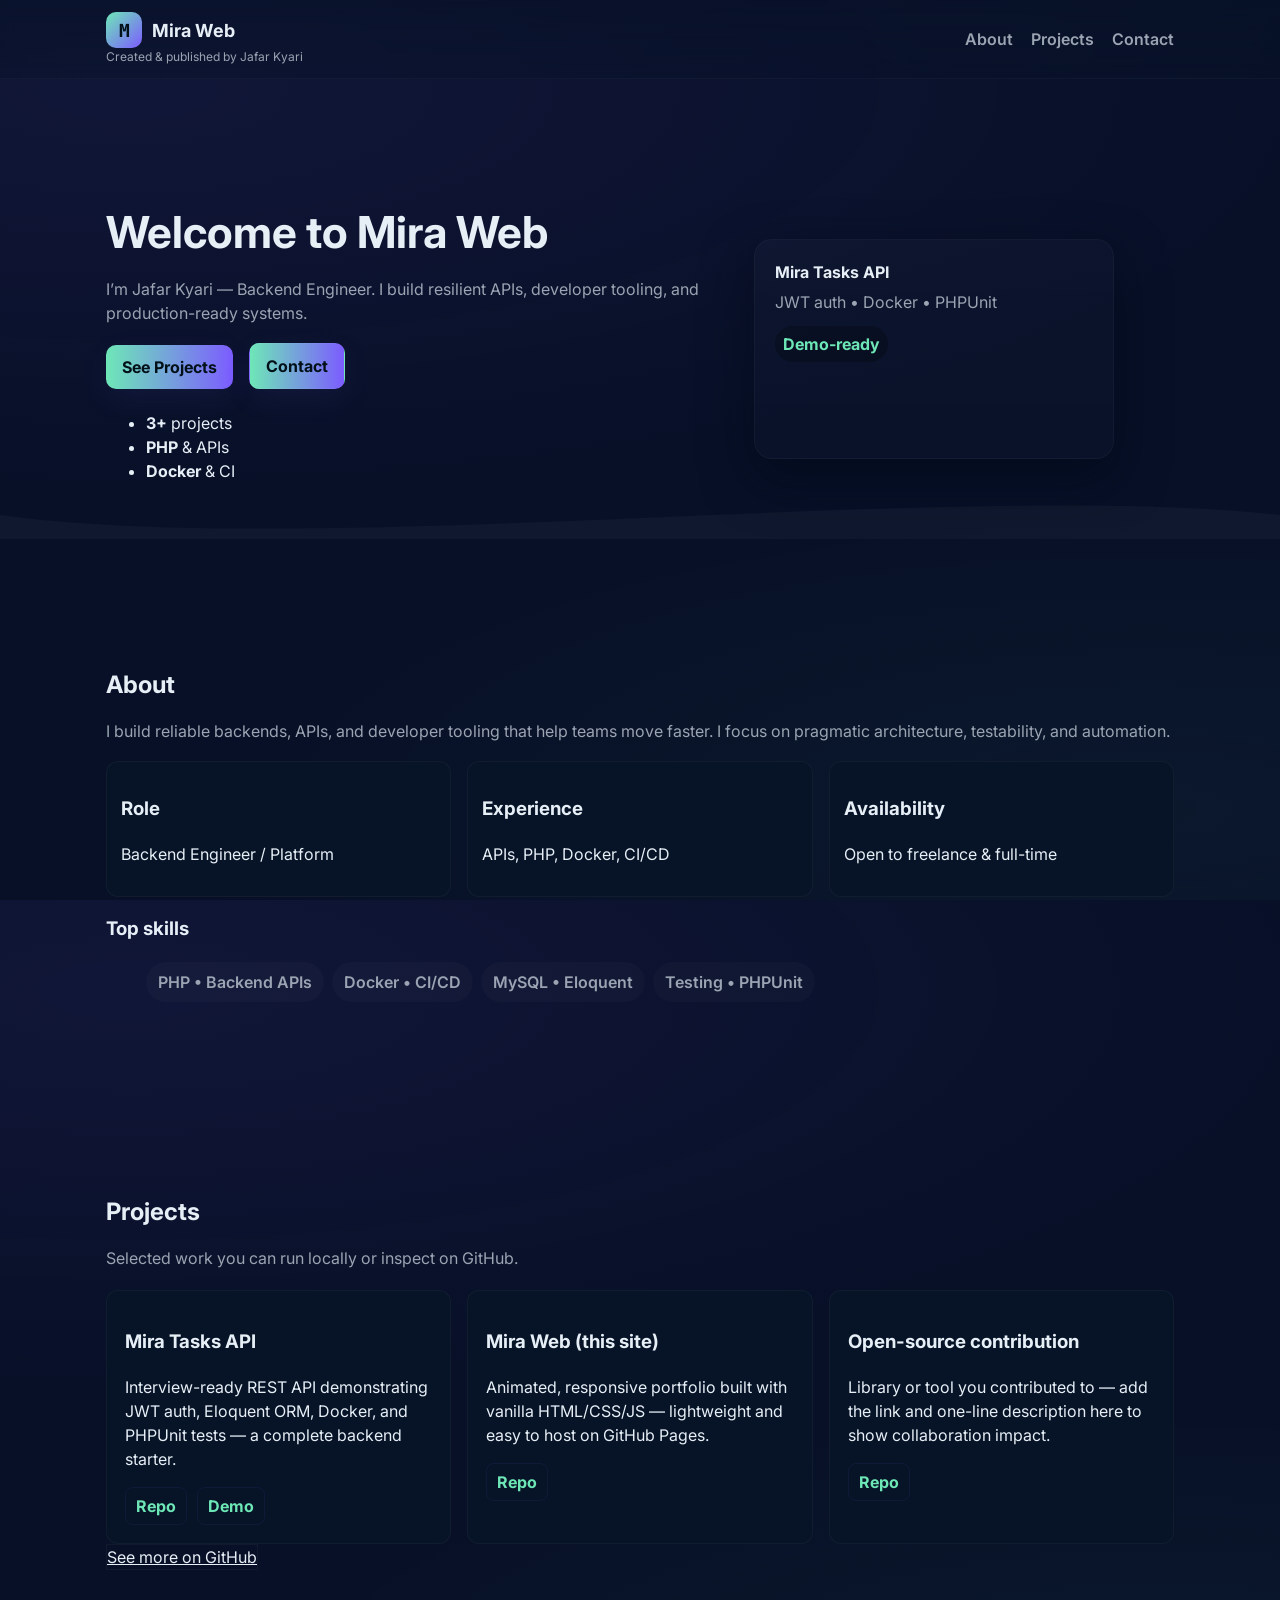
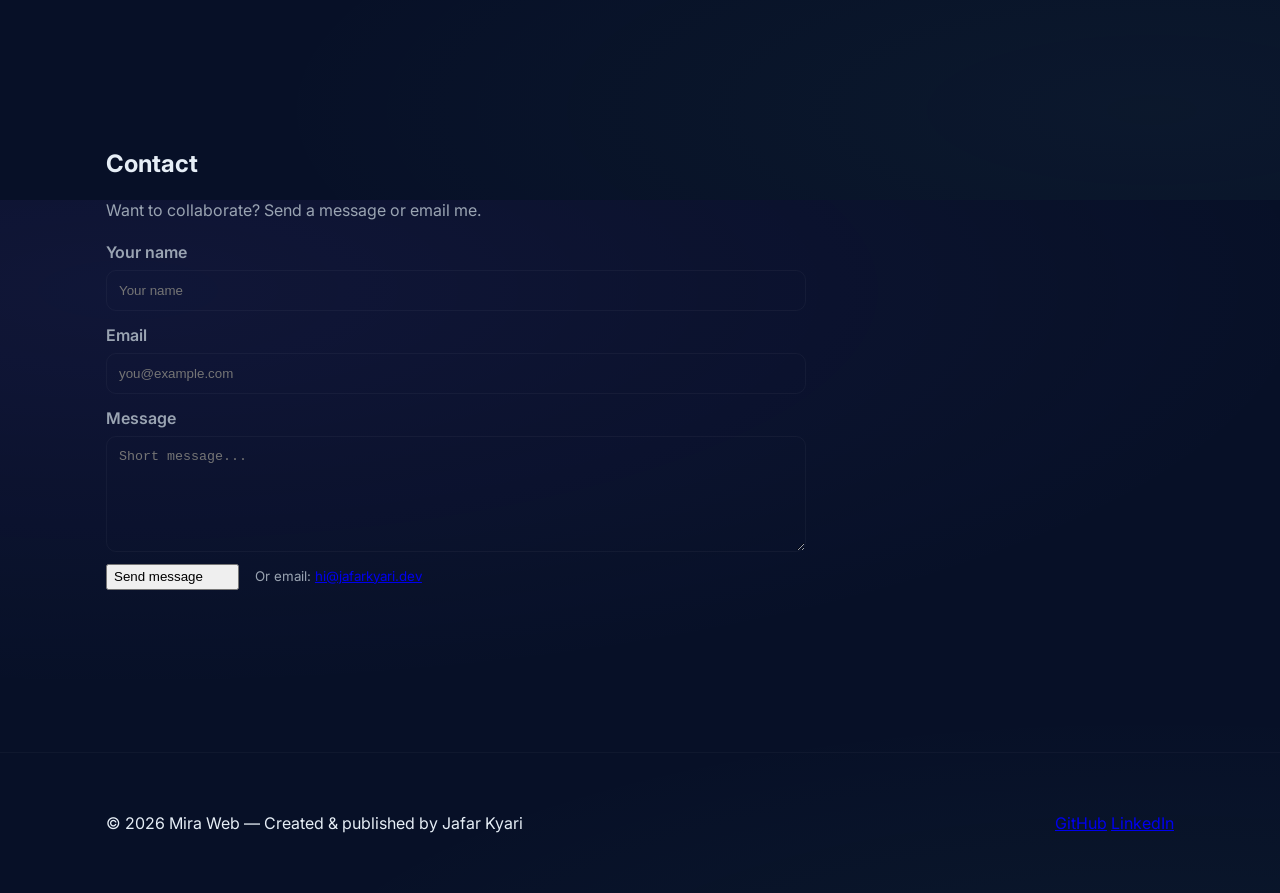
<file: index.html>
<!doctype html>
<html lang="en">
<head>
  <meta charset="utf-8" />
  <meta name="viewport" content="width=device-width,initial-scale=1" />
  <title>Mira Web — Jafar Kyari</title>
  <meta name="description" content="Mira Web — portfolio by Jafar Kyari. About, Projects, Contact. Animated and responsive." />
  <link href="styles.css" rel="stylesheet" />
  <link href="https://fonts.googleapis.com/css2?family=Inter:wght@300;400;600;700&family=JetBrains+Mono:wght@400;600&display=swap" rel="stylesheet">
</head>
<body class="theme-dark">
  <header class="site-header">
    <div class="container header-inner">
      <div class="brand">
        <a href="#hero" class="logo"><span class="logo-mark">M</span>Mira Web</a>
        <span class="tag">Created &amp; published by Jafar Kyari</span>
      </div>
      <nav class="nav" id="nav" aria-label="Primary navigation">
        <a href="#about">About</a>
        <a href="#projects">Projects</a>
        <a href="#contact">Contact</a>
      </nav>
      <button id="nav-toggle" class="nav-toggle" aria-label="Toggle navigation">☰</button>
    </div>
  </header>

  <main>
    <section id="hero" class="hero">
      <div class="container hero-inner">
        <div class="hero-left">
          <h1 class="reveal-up">Welcome to <span class="accent">Mira Web</span></h1>
          <p class="lead reveal-up delay-1">I’m Jafar Kyari — Backend Engineer. I build resilient APIs, developer tooling, and production-ready systems.</p>
          <div class="hero-cta reveal-up delay-2">
            <a href="#projects" class="btn">See Projects</a>
            <a href="#contact" class="btn btn-outline">Contact</a>
          </div>
          <ul class="hero-stats reveal-up delay-3" aria-hidden="true">
            <li><strong id="stat-projects">3+</strong> projects</li>
            <li><strong>PHP</strong> &amp; APIs</li>
            <li><strong>Docker</strong> &amp; CI</li>
          </ul>
        </div>

        <div class="hero-right">
          <div class="device-mockup floating" aria-hidden="true">
            <div class="screen">
              <div class="mock-content">
                <h4>Mira Tasks API</h4>
                <p>JWT auth • Docker • PHPUnit</p>
                <div class="pill">Demo-ready</div>
              </div>
            </div>
            <div class="glow"></div>
          </div>
        </div>
      </div>
      <svg class="wave" viewBox="0 0 1440 80" preserveAspectRatio="none"><path fill="rgba(255,255,255,0.03)" d="M0,32 C360,120 1080,-40 1440,32 L1440,80 L0,80 Z"></path></svg>
    </section>

    <section id="about" class="section about">
      <div class="container">
        <h2 class="reveal-up">About</h2>
        <p id="about-bio" class="muted reveal-up delay-1">
          I build reliable backends, APIs, and developer tooling that help teams move faster. I focus on pragmatic architecture, testability, and automation.
        </p>
        <div class="grid reveal-up delay-2">
          <div class="card small">
            <h3>Role</h3>
            <p>Backend Engineer / Platform</p>
          </div>
          <div class="card small">
            <h3>Experience</h3>
            <p>APIs, PHP, Docker, CI/CD</p>
          </div>
          <div class="card small">
            <h3>Availability</h3>
            <p>Open to freelance &amp; full-time</p>
          </div>
        </div>

        <h3 class="reveal-up delay-3">Top skills</h3>
        <ul class="skills reveal-up delay-4" id="skills-list">
          <li>PHP • Backend APIs</li>
          <li>Docker • CI/CD</li>
          <li>MySQL • Eloquent</li>
          <li>Testing • PHPUnit</li>
        </ul>
      </div>
    </section>

    <section id="projects" class="section projects">
      <div class="container">
        <h2 class="reveal-up">Projects</h2>
        <p class="muted reveal-up delay-1">Selected work you can run locally or inspect on GitHub.</p>

        <div class="projects-grid" id="projects-grid">
          <article class="card project-card reveal-up delay-2">
            <h3>Mira Tasks API</h3>
            <p>Interview-ready REST API demonstrating JWT auth, Eloquent ORM, Docker, and PHPUnit tests — a complete backend starter.</p>
            <div class="card-actions">
              <a href="https://github.com/kyarijafar92-hash/php-tasks-api" target="_blank" rel="noopener">Repo</a>
              <a href="#" target="_blank" rel="noopener">Demo</a>
            </div>
          </article>

          <article class="card project-card reveal-up delay-3">
            <h3>Mira Web (this site)</h3>
            <p>Animated, responsive portfolio built with vanilla HTML/CSS/JS — lightweight and easy to host on GitHub Pages.</p>
            <div class="card-actions">
              <a href="#" target="_blank" rel="noopener">Repo</a>
            </div>
          </article>

          <article class="card project-card reveal-up delay-4">
            <h3>Open-source contribution</h3>
            <p>Library or tool you contributed to — add the link and one-line description here to show collaboration impact.</p>
            <div class="card-actions">
              <a href="#" target="_blank" rel="noopener">Repo</a>
            </div>
          </article>
        </div>

        <div class="centered reveal-up delay-5">
          <a id="more-projects" href="https://github.com/kyarijafar92-hash" class="btn btn-outline" target="_blank">See more on GitHub</a>
        </div>
      </div>
    </section>

    <section id="contact" class="section contact">
      <div class="container">
        <h2 class="reveal-up">Contact</h2>
        <p class="muted reveal-up delay-1">Want to collaborate? Send a message or email me.</p>

        <form id="contact-form" class="contact-form reveal-up delay-2" method="POST" action="https://formspree.io/f/YOUR_FORM_ID">
          <label>
            <span>Your name</span>
            <input type="text" name="name" required placeholder="Your name" />
          </label>
          <label>
            <span>Email</span>
            <input type="email" name="email" required placeholder="you@example.com" />
          </label>
          <label>
            <span>Message</span>
            <textarea name="message" rows="6" required placeholder="Short message..."></textarea>
          </label>
          <div class="form-actions">
            <button id="submit-btn" type="submit" class="btn">
              <span class="btn-text">Send message</span>
              <svg class="btn-check" viewBox="0 0 24 24" aria-hidden="true"><path fill="none" stroke="#021018" stroke-width="3" stroke-linecap="round" stroke-linejoin="round" d="M4 12l5 5L20 7"/></svg>
            </button>
            <small class="muted">Or email: <a href="mailto:hi@jafarkyari.dev" id="contact-email">hi@jafarkyari.dev</a></small>
          </div>
          <p id="form-status" class="form-status" aria-live="polite"></p>
        </form>
      </div>
      <!-- Confetti canvas & success overlay -->
      <canvas id="confetti-canvas" class="confetti-canvas" aria-hidden="true"></canvas>
      <div id="success-overlay" class="success-overlay" aria-hidden="true">
        <div class="success-card">
          <h3>Message sent</h3>
          <p>Thanks — I’ll get back to you shortly.</p>
          <button id="success-close" class="btn btn-outline">Close</button>
        </div>
      </div>
    </section>
  </main>

  <footer class="site-footer">
    <div class="container footer-inner">
      <div>© <span id="footer-year"></span> Mira Web — Created &amp; published by Jafar Kyari</div>
      <div class="social">
        <a id="github-link" href="https://github.com/kyarijafar92-hash" target="_blank" rel="noopener">GitHub</a>
        <a id="linkedin-link" href="https://linkedin.com/in/YOUR_PROFILE" target="_blank" rel="noopener">LinkedIn</a>
      </div>
    </div>
  </footer>

  <script src="script.js"></script>
</body>
</html>
</file>
<file: styles.css>
:root{
  --bg:#071027;
  --panel:#071427;
  --muted:#9aa4b2;
  --accent:#6EE7B7; /* soft teal accent */
  --accent-2:#7C5CFF;
  --text:#E6EEF6;
  --glass: rgba(255,255,255,0.04);
  --radius:14px;
  --max-width:1100px;
  font-family: 'Inter', system-ui, -apple-system, "Segoe UI", Roboto, Arial;
}

*{box-sizing:border-box}
html,body{height:100%}
body{
  margin:0;
  background: radial-gradient(1200px 400px at 10% 10%, rgba(124,92,255,0.08), transparent),
              radial-gradient(900px 300px at 90% 90%, rgba(110,231,183,0.04), transparent),
              var(--bg);
  color:var(--text);
  -webkit-font-smoothing:antialiased;
  -moz-osx-font-smoothing:grayscale;
  line-height:1.5;
}

.container{
  width:calc(100% - 32px);
  max-width:var(--max-width);
  margin:0 auto;
  padding:40px 16px;
}

.site-header{
  position:sticky;top:0;background:linear-gradient(180deg, rgba(7,18,39,0.6), rgba(7,18,39,0.35));
  backdrop-filter: blur(8px);border-bottom:1px solid rgba(255,255,255,0.03);z-index:40;
}
.header-inner{display:flex;align-items:center;justify-content:space-between;padding:12px 16px}
.brand{display:flex;flex-direction:column}
.logo{font-weight:700;color:var(--text);text-decoration:none;font-size:18px;display:flex;align-items:center;gap:10px}
.logo-mark{display:inline-flex;width:36px;height:36px;border-radius:10px;align-items:center;justify-content:center;background:linear-gradient(135deg,var(--accent),var(--accent-2));color:#021018;font-weight:800;font-family:'JetBrains Mono', monospace}
.tag{font-size:12px;color:var(--muted)}

.nav{display:flex;gap:18px}
.nav a{color:var(--muted);text-decoration:none;font-weight:600}
.nav a:hover{color:var(--text)}

.nav-toggle{display:none;background:none;border:0;color:var(--text);font-size:20px;cursor:pointer}

/* Hero */
.hero{padding:80px 0 40px;position:relative;overflow:visible}
.hero-inner{display:grid;grid-template-columns:1fr 420px;gap:28px;align-items:center}
.hero-left h1{font-size:clamp(28px,6vw,44px);margin:0 0 8px}
.lead{color:var(--muted);max-width:680px;margin:12px 0 18px}
.hero-cta .btn{display:inline-block;margin-right:12px;padding:10px 16px;border-radius:10px;background:linear-gradient(90deg,var(--accent),var(--accent-2));color:#021018;text-decoration:none;font-weight:700;box-shadow:0 10px 30px rgba(124,92,255,0.08)}
.btn-outline{background:transparent;border:1px solid rgba(255,255,255,0.04);color:var(--text)}

/* floating device */
.device-mockup{width:360px;height:220px;border-radius:18px;background:linear-gradient(180deg,rgba(255,255,255,0.02),rgba(255,255,255,0.01));position:relative;box-shadow:0 20px 50px rgba(2,8,23,0.6);overflow:hidden;border:1px solid rgba(255,255,255,0.03)}
.device-mockup .screen{padding:20px}
.mock-content h4{margin:0 0 6px}
.mock-content p{margin:0;color:var(--muted)}
.pill{display:inline-block;margin-top:12px;padding:6px 8px;background:rgba(0,0,0,0.25);border-radius:999px;font-weight:700;color:var(--accent)}

.float-keyframes{animation:float 6s ease-in-out infinite}
@keyframes float {
  0%{transform:translateY(0) rotate(-1deg)}
  50%{transform:translateY(-10px) rotate(1deg)}
  100%{transform:translateY(0) rotate(-1deg)}
}
.floating{animation:float 6s ease-in-out infinite}

/* sections */
.section{padding:48px 0}
.section h2{margin:0 0 12px}
.muted{color:var(--muted)}

/* grid & cards */
.grid{display:grid;grid-template-columns:repeat(auto-fit,minmax(220px,1fr));gap:16px;margin-top:18px}
.card{background:var(--panel);padding:18px;border-radius:12px;border:1px solid var(--glass)}
.card.small{padding:14px}
.skills{display:flex;flex-wrap:wrap;gap:8px;margin-top:12px}
.skills li{list-style:none;background:rgba(255,255,255,0.02);padding:8px 12px;border-radius:999px;color:var(--muted);font-weight:600}

/* projects */
.projects-grid{display:grid;grid-template-columns:repeat(auto-fit,minmax(240px,1fr));gap:16px;margin-top:20px}
.project-card{transition:transform 300ms cubic-bezier(.2,.9,.3,1),box-shadow 300ms}
.project-card:hover{transform:translateY(-8px);box-shadow:0 18px 40px rgba(2,8,23,0.6)}
.card-actions{margin-top:12px;display:flex;gap:10px}
.card-actions a{color:var(--accent);text-decoration:none;font-weight:700;background:transparent;border-radius:8px;padding:6px 10px;border:1px solid rgba(124,92,255,0.08)}

/* contact */
.contact-form{max-width:700px;margin-top:18px;display:flex;flex-direction:column;gap:12px}
.contact-form label{display:flex;flex-direction:column;font-weight:600;color:var(--muted);gap:6px}
.contact-form input, .contact-form textarea{
  padding:12px;border-radius:10px;border:1px solid rgba(255,255,255,0.04);background:transparent;color:var(--text)
}
.form-actions{display:flex;align-items:center;gap:16px}
.form-status{color:var(--muted);margin-top:6px}

/* footer */
.site-footer{border-top:1px solid rgba(255,255,255,0.03);padding:18px 0;margin-top:40px}
.footer-inner{display:flex;justify-content:space-between;gap:12px;align-items:center}

/* subtle wave SVG */
.wave{position:relative;display:block;width:100%;height:40px;margin-top:-40px}

/* reveal animations */
.reveal-up{opacity:0;transform:translateY(16px);transition:opacity 600ms ease,transform 600ms cubic-bezier(.2,.9,.3,1)}
.reveal-up.is-visible{opacity:1;transform:none}
.delay-1{transition-delay:120ms}
.delay-2{transition-delay:240ms}
.delay-3{transition-delay:360ms}
.delay-4{transition-delay:480ms}
.delay-5{transition-delay:600ms}

/* responsive */
@media (max-width:1000px){
  .hero-inner{grid-template-columns:1fr 320px}
}
@media (max-width:800px){
  .nav{display:none;flex-direction:column;background:transparent;position:absolute;top:64px;right:16px;padding:12px;border-radius:8px}
  .nav-toggle{display:block}
  .hero-inner{grid-template-columns:1fr}
  .device-mockup{width:100%;height:200px}
  .header-inner{padding:10px 12px}
}

/* (Additions / changes for send-message animation and overlays) */
:root{
  --confetti-colors: #6EE7B7, #7C5CFF, #FFD166, #FF6B6B;
}

/* confetti canvas */
.confetti-canvas{
  position:fixed;
  pointer-events:none;
  left:0;top:0;width:100%;height:100%;z-index:1000;opacity:0;transition:opacity 300ms ease;
}

/* success overlay */
.success-overlay{
  position:fixed;inset:0;display:flex;align-items:center;justify-content:center;
  background:rgba(2,8,23,0.6);backdrop-filter:blur(6px);opacity:0;visibility:hidden;transition:opacity 300ms ease, visibility 0s linear 300ms;
  z-index:1100;
}
.success-overlay.show{opacity:1;visibility:visible;transition:opacity 300ms ease;}
.success-card{background:linear-gradient(180deg, rgba(255,255,255,0.02), rgba(255,255,255,0.01));padding:28px;border-radius:12px;border:1px solid rgba(255,255,255,0.04);text-align:center;max-width:360px}
.success-card h3{margin:0 0 8px}
.success-card p{color:var(--muted);margin:0 0 16px}

/* button morph: hide check by default */
.btn{position:relative;display:inline-flex;align-items:center;gap:8px;overflow:hidden}
.btn .btn-check{width:20px;height:20px;opacity:0;transform:scale(0.6);transition:opacity 260ms ease, transform 260ms cubic-bezier(.2,.9,.3,1)}
.btn.sending{pointer-events:none;transform:translateY(0) scale(0.99);transition:transform 160ms}
.btn.success{background:linear-gradient(90deg,var(--accent),var(--accent-2));color:#021018}
.btn.success .btn-text{opacity:0;transform:translateY(6px);transition:opacity 200ms, transform 200ms}
.btn.success .btn-check{opacity:1;transform:scale(1)}

/* hero pulse on success */
.hero.pulse{animation:heroPulse 750ms ease forwards}
@keyframes heroPulse {
  0%{transform:scale(1);filter:drop-shadow(0 0 0 rgba(0,0,0,0))}
  50%{transform:scale(1.02);filter:drop-shadow(0 18px 40px rgba(110,231,183,0.08))}
  100%{transform:scale(1);filter:none}
}

/* subtle sparkle particles (in content) */
.sparkle {
  pointer-events:none;
  position:absolute;
  width:8px;height:8px;border-radius:50%;
  background: radial-gradient(circle at 30% 30%, #fff, rgba(255,255,255,0.6) 30%, transparent 60%);
  opacity:0;transform:scale(0.2);
  transition:opacity 220ms ease, transform 300ms cubic-bezier(.2,.9,.3,1);
  z-index:1050;
}
.sparkle.show{opacity:1;transform:scale(1.2)}

/* ensure overlay elements on top of everything */
@media (max-width:800px){
  .success-card{margin:0 16px}
}
</file>
